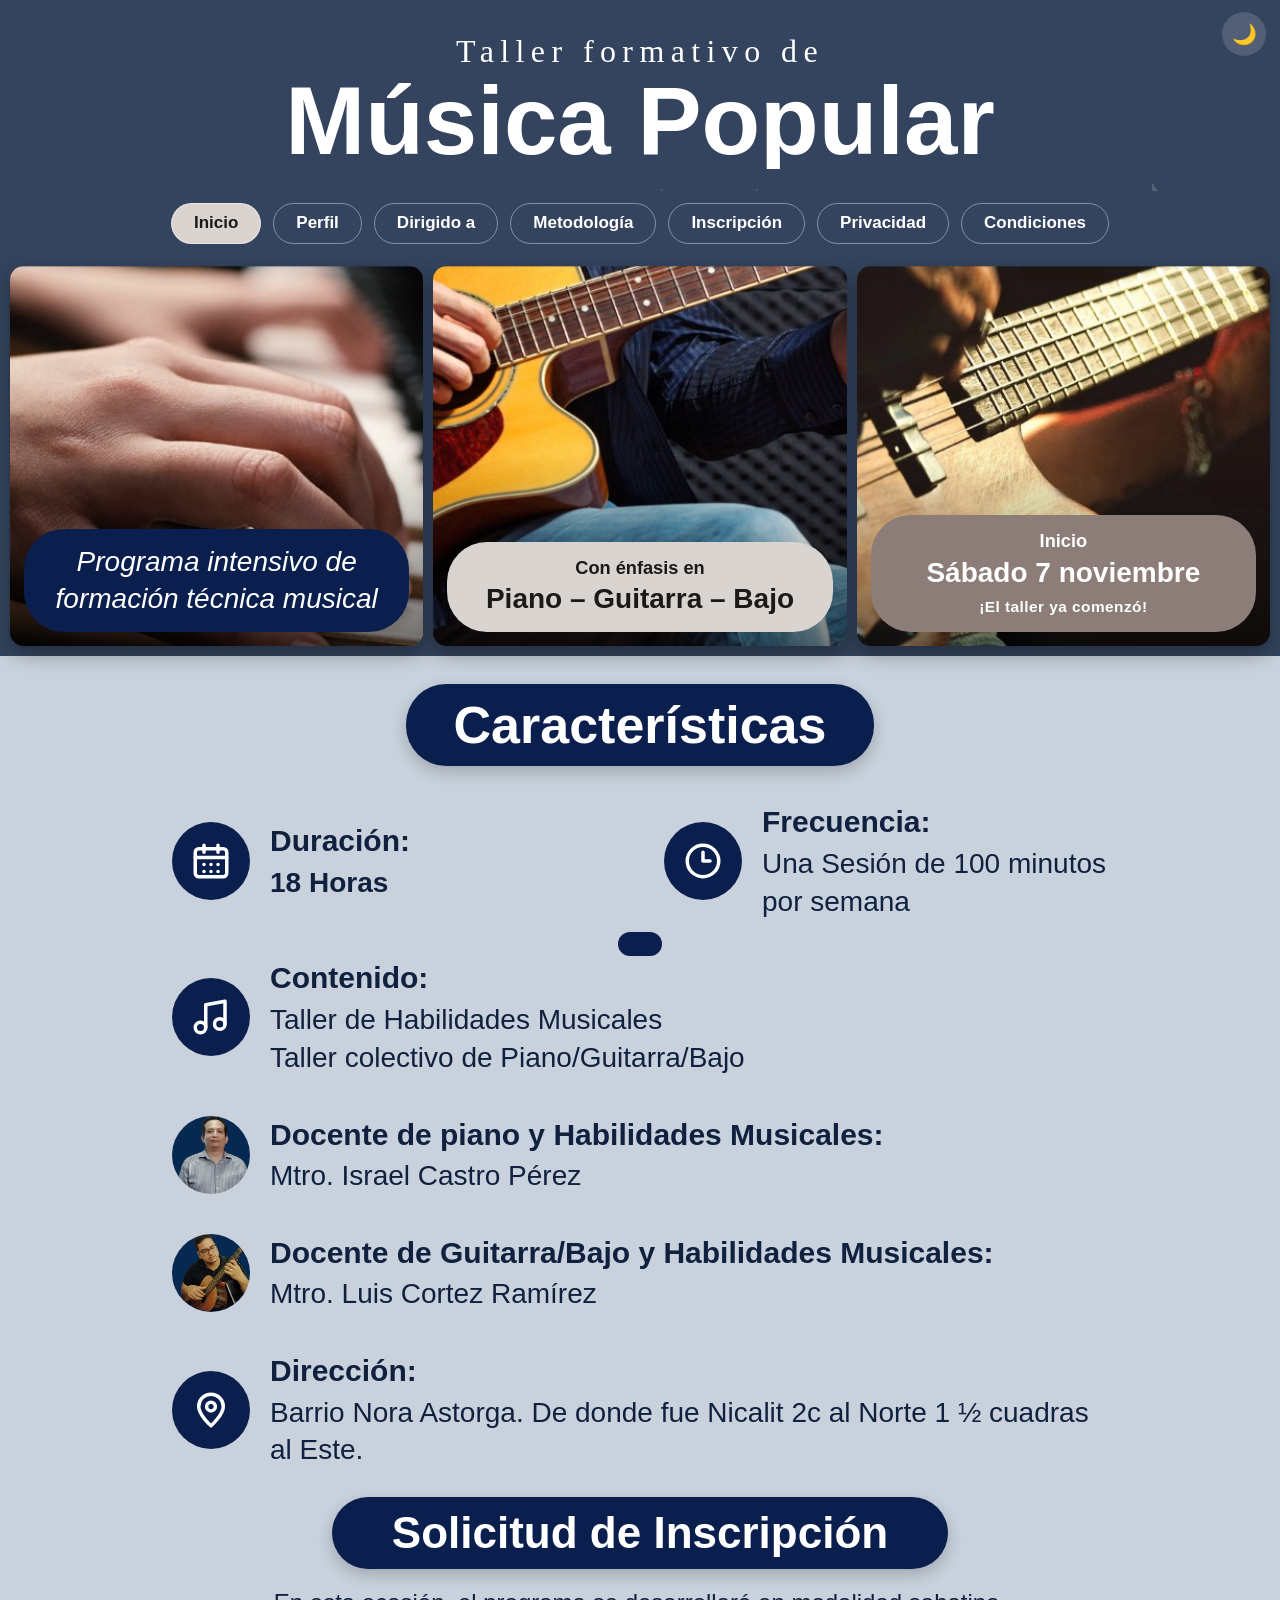
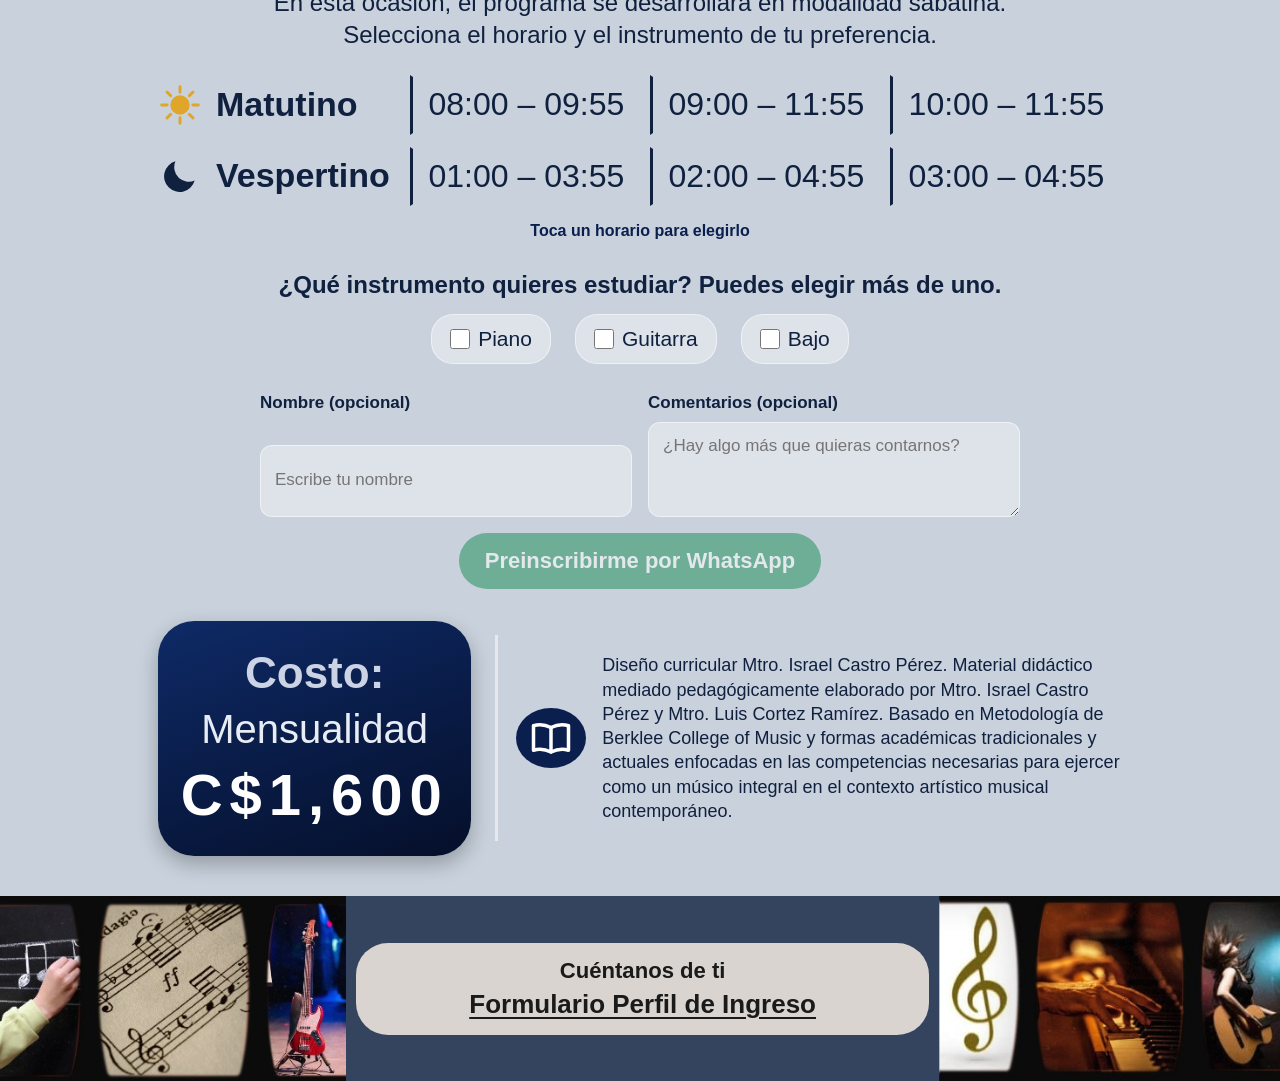
<file: index.html>
<!DOCTYPE html>
<html lang="es">
<head>
<meta charset="utf-8">
<meta name="viewport" content="width=device-width, initial-scale=1, viewport-fit=cover">
<title>Taller formativo de Música Popular</title>
<link rel="stylesheet" href="css/styles.css">
</head>
<body>
<div class="progress"></div>
<button class="theme-btn" aria-label="Cambiar tema">🌙</button>
<header><div class="notes"></div><small>Taller formativo de</small><h1>Música Popular</h1></header>
<nav class="page-nav" aria-label="Navegación principal"><a href="index.html" aria-current="page">Inicio</a><a href="perfil.html">Perfil</a><a href="dirigido-a.html">Dirigido a</a><a href="metodologia.html">Metodología</a><a href="inscripcion.html">Inscripción</a><a href="privacidad.html">Privacidad</a><a href="condiciones.html">Condiciones</a></nav>
<section class="hero">
<figure><img src="img/piano.jpg" alt="Manos tocando el piano"><div class="badge b1">Programa intensivo de formación técnica musical</div></figure>
<figure><img src="img/guitarra.jpg" alt="Guitarrista"><div class="badge b2"><span>Con énfasis en</span>Piano – Guitarra – Bajo</div></figure>
<figure><img src="img/bajo.jpg" alt="Bajo eléctrico"><div class="badge b3"><span>Inicio</span>Sábado 7 noviembre<div class="countdown" id="countdown"></div></div></figure>
</section>
<main>
<div class="title reveal">Características</div>
<div class="two">
<div class="row reveal"><div class="ic"><svg viewBox="0 0 24 24"><rect x="3" y="5" width="18" height="16" rx="2"/><path d="M8 3v4M16 3v4M3 10h18M8 14h.01M12 14h.01M16 14h.01M8 18h.01M12 18h.01M16 18h.01"/></svg></div><div><h3>Duración:</h3><p><b>18 Horas</b></p></div></div>
<div class="row reveal"><div class="ic"><svg viewBox="0 0 24 24"><circle cx="12" cy="12" r="9"/><path d="M12 7v5h4"/></svg></div><div><h3>Frecuencia:</h3><p>Una Sesión de 100 minutos por semana</p></div></div>
</div>
<div class="row reveal"><div class="ic"><svg viewBox="0 0 24 24"><path d="M9 18V5l11-2v13"/><circle cx="6" cy="18" r="3"/><circle cx="17" cy="16" r="3"/></svg></div><div><h3>Contenido:</h3><p>Taller de Habilidades Musicales<br>Taller colectivo de Piano/Guitarra/Bajo</p></div></div>
<div class="row reveal"><div class="ic"><img src="img/israel.jpg" alt="Mtro. Israel Castro Pérez"></div><div><h3>Docente de piano y Habilidades Musicales:</h3><p>Mtro. Israel Castro Pérez</p></div></div>
<div class="row reveal"><div class="ic"><img src="img/luis.jpg" alt="Mtro. Luis Cortez Ramírez"></div><div><h3>Docente de Guitarra/Bajo y Habilidades Musicales:</h3><p>Mtro. Luis Cortez Ramírez</p></div></div>
<div class="row reveal" id="dir" data-text="Barrio Nora Astorga. De donde fue Nicalit 2c al Norte 1 ½ cuadras al Este." style="cursor:pointer" title="Clic para copiar"><div class="ic"><svg viewBox="0 0 24 24"><path d="M12 21s-7-6.2-7-11a7 7 0 0114 0c0 4.8-7 11-7 11z"/><circle cx="12" cy="10" r="2.5"/></svg></div><div><h3>Dirección:</h3><p>Barrio Nora Astorga. De donde fue Nicalit 2c al Norte 1 ½ cuadras al Este.</p></div></div>

<div class="mod reveal">Solicitud de Inscripción</div>
<p class="enrollment-intro">En esta ocasión, el programa se desarrollará en modalidad sabatina. Selecciona el horario y el instrumento de tu preferencia.</p>
<div class="sched reveal">
<div class="lab"><svg class="sun" viewBox="0 0 24 24" fill="none" stroke="currentColor" stroke-width="1.6" stroke-linecap="round"><circle cx="12" cy="12" r="4.5" fill="currentColor"/><path d="M12 2v3M12 19v3M2 12h3M19 12h3M4.9 4.9l2 2M17.1 17.1l2 2M19.1 4.9l-2 2M6.9 17.1l-2 2"/></svg>Matutino</div>
<div class="slots"><button data-turno="Matutino">08:00 – 09:55</button><button data-turno="Matutino">09:00 – 11:55</button><button data-turno="Matutino">10:00 – 11:55</button></div>
<div class="lab"><svg viewBox="0 0 24 24" fill="currentColor"><path d="M20 14.5A8 8 0 019.5 4a8.5 8.5 0 1010.5 10.5z"/></svg>Vespertino</div>
<div class="slots"><button data-turno="Vespertino">01:00 – 03:55</button><button data-turno="Vespertino">02:00 – 04:55</button><button data-turno="Vespertino">03:00 – 04:55</button></div>
</div>
<div class="pick" aria-live="polite">Toca un horario para elegirlo</div>
<fieldset class="instrument-picker">
<legend>¿Qué instrumento quieres estudiar? Puedes elegir más de uno.</legend>
<label><input type="checkbox" name="instrumento" value="Piano"> Piano</label>
<label><input type="checkbox" name="instrumento" value="Guitarra"> Guitarra</label>
<label><input type="checkbox" name="instrumento" value="Bajo"> Bajo</label>
</fieldset>
<div class="enrollment-fields">
<label>Nombre (opcional)<input type="text" name="nombre" autocomplete="name" placeholder="Escribe tu nombre"></label>
<label>Comentarios (opcional)<textarea name="comentarios" rows="3" placeholder="¿Hay algo más que quieras contarnos?"></textarea></label>
</div>
<div class="pre-enroll"><button id="pre-enroll" type="button" disabled>Preinscribirme por WhatsApp</button></div>

<div class="bottom reveal">
<div class="cost"><b>Costo:</b><em>Mensualidad</em><strong>C$1,600</strong></div>
<div class="note"><div class="ic"><svg viewBox="0 0 24 24"><path d="M2 5c3-1 6-1 10 1 4-2 7-2 10-1v14c-3-1-6-1-10 1-4-2-7-2-10-1z"/><path d="M12 6v14"/></svg></div><p>Diseño curricular Mtro. Israel Castro Pérez. Material didáctico mediado pedagógicamente elaborado por Mtro. Israel Castro Pérez y Mtro. Luis Cortez Ramírez. Basado en Metodología de Berklee College of Music y formas académicas tradicionales y actuales enfocadas en las competencias necesarias para ejercer como un músico integral en el contexto artístico musical contemporáneo.</p></div>
</div>
</main>
<footer><img src="img/tira-izq.jpg" alt=""><div class="dir"><span>Cuéntanos de ti</span><a href="https://forms.gle/dQUJXf1gVfg4okbL8" target="_blank" rel="noopener noreferrer">Formulario Perfil de Ingreso</a></div><img src="img/tira-der.jpg" alt=""></footer>
<div class="toast" role="status"></div>
<script src="js/main.js"></script>
</body>
</html>
</file>
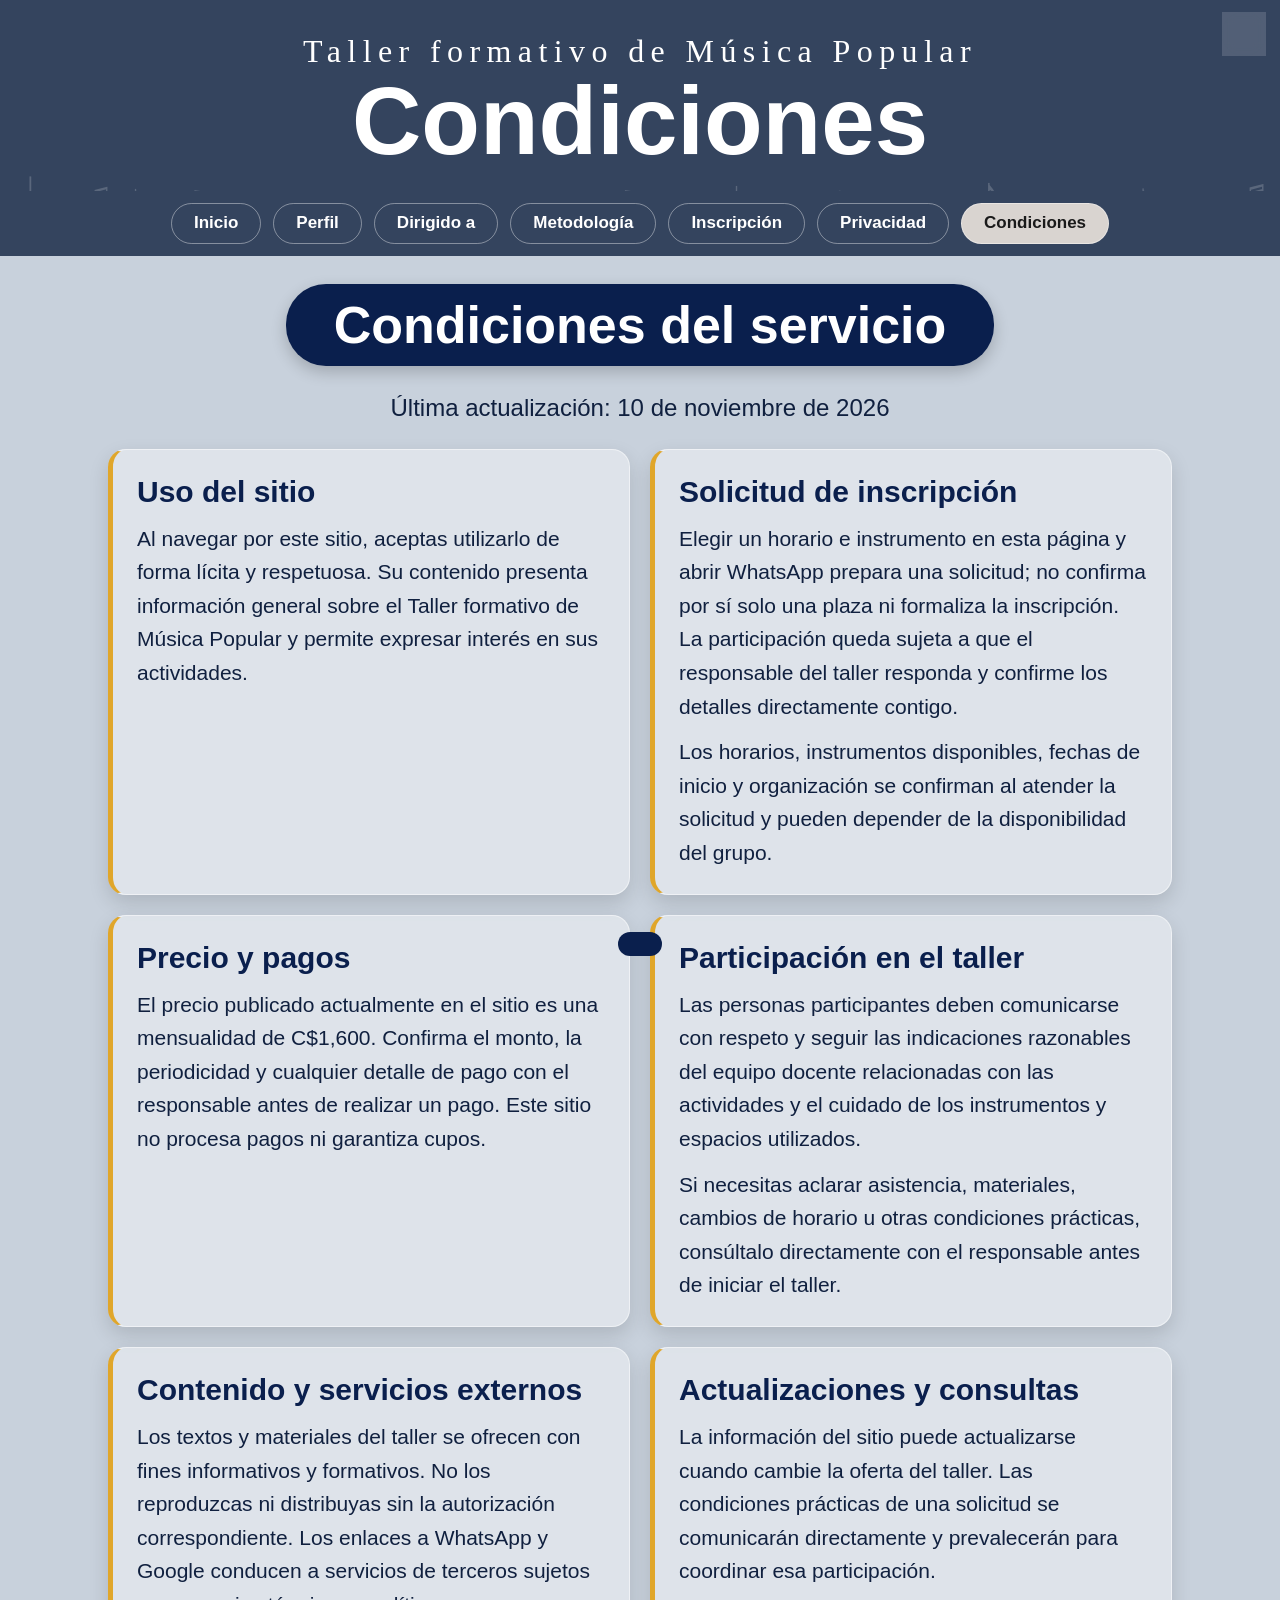
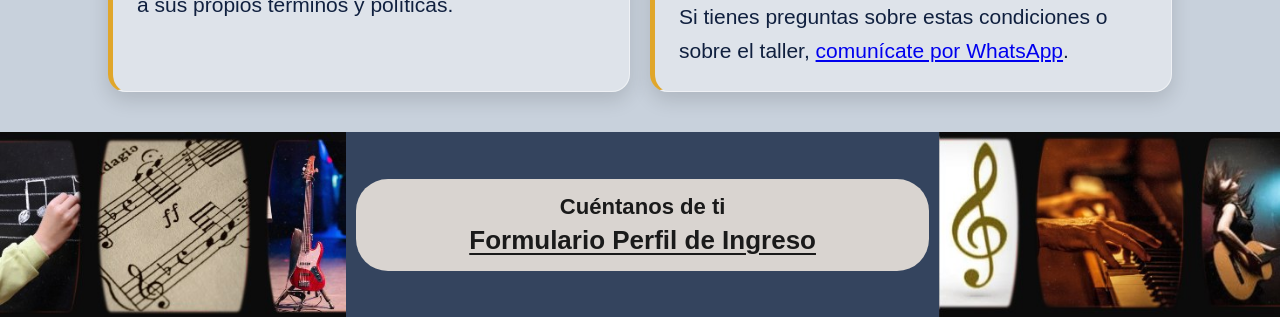
<file: condiciones.html>
<!DOCTYPE html>
<html lang="es">
<head>
<meta charset="utf-8">
<meta name="viewport" content="width=device-width, initial-scale=1, viewport-fit=cover">
<meta name="description" content="Condiciones para utilizar el sitio y solicitar inscripción al Taller formativo de Música Popular.">
<title>Condiciones del servicio | Taller formativo de Música Popular</title>
<link rel="stylesheet" href="css/styles.css">
</head>
<body>
<div class="progress"></div>
<button class="theme-btn" aria-label="Cambiar tema">🌙</button>
<header><div class="notes"></div><small>Taller formativo de Música Popular</small><h1>Condiciones</h1></header>
<nav class="page-nav" aria-label="Navegación principal"><a href="index.html">Inicio</a><a href="perfil.html">Perfil</a><a href="dirigido-a.html">Dirigido a</a><a href="metodologia.html">Metodología</a><a href="inscripcion.html">Inscripción</a><a href="privacidad.html">Privacidad</a><a href="condiciones.html" aria-current="page">Condiciones</a></nav>
<main class="method-main">
<div class="title reveal">Condiciones del servicio</div>
<p class="enrollment-intro">Última actualización: 10 de noviembre de 2026</p>
<section class="method-grid" aria-label="Condiciones del servicio">
<article class="method-card reveal">
<h2>Uso del sitio</h2>
<p>Al navegar por este sitio, aceptas utilizarlo de forma lícita y respetuosa. Su contenido presenta información general sobre el Taller formativo de Música Popular y permite expresar interés en sus actividades.</p>
</article>
<article class="method-card reveal">
<h2>Solicitud de inscripción</h2>
<p>Elegir un horario e instrumento en esta página y abrir WhatsApp prepara una solicitud; no confirma por sí solo una plaza ni formaliza la inscripción. La participación queda sujeta a que el responsable del taller responda y confirme los detalles directamente contigo.</p>
<p>Los horarios, instrumentos disponibles, fechas de inicio y organización se confirman al atender la solicitud y pueden depender de la disponibilidad del grupo.</p>
</article>
<article class="method-card reveal">
<h2>Precio y pagos</h2>
<p>El precio publicado actualmente en el sitio es una mensualidad de C$1,600. Confirma el monto, la periodicidad y cualquier detalle de pago con el responsable antes de realizar un pago. Este sitio no procesa pagos ni garantiza cupos.</p>
</article>
<article class="method-card reveal">
<h2>Participación en el taller</h2>
<p>Las personas participantes deben comunicarse con respeto y seguir las indicaciones razonables del equipo docente relacionadas con las actividades y el cuidado de los instrumentos y espacios utilizados.</p>
<p>Si necesitas aclarar asistencia, materiales, cambios de horario u otras condiciones prácticas, consúltalo directamente con el responsable antes de iniciar el taller.</p>
</article>
<article class="method-card reveal">
<h2>Contenido y servicios externos</h2>
<p>Los textos y materiales del taller se ofrecen con fines informativos y formativos. No los reproduzcas ni distribuyas sin la autorización correspondiente. Los enlaces a WhatsApp y Google conducen a servicios de terceros sujetos a sus propios términos y políticas.</p>
</article>
<article class="method-card reveal">
<h2>Actualizaciones y consultas</h2>
<p>La información del sitio puede actualizarse cuando cambie la oferta del taller. Las condiciones prácticas de una solicitud se comunicarán directamente y prevalecerán para coordinar esa participación.</p>
<p>Si tienes preguntas sobre estas condiciones o sobre el taller, <a href="https://wa.me/50588818170" target="_blank" rel="noopener noreferrer">comunícate por WhatsApp</a>.</p>
</article>
</section>
</main>
<footer><img src="img/tira-izq.jpg" alt=""><div class="dir"><span>Cuéntanos de ti</span><a href="https://forms.gle/dQUJXf1gVfg4okbL8" target="_blank" rel="noopener noreferrer">Formulario Perfil de Ingreso</a></div><img src="img/tira-der.jpg" alt=""></footer>
<div class="toast" role="status"></div>
<script src="js/main.js"></script>
</body>
</html>
</file>
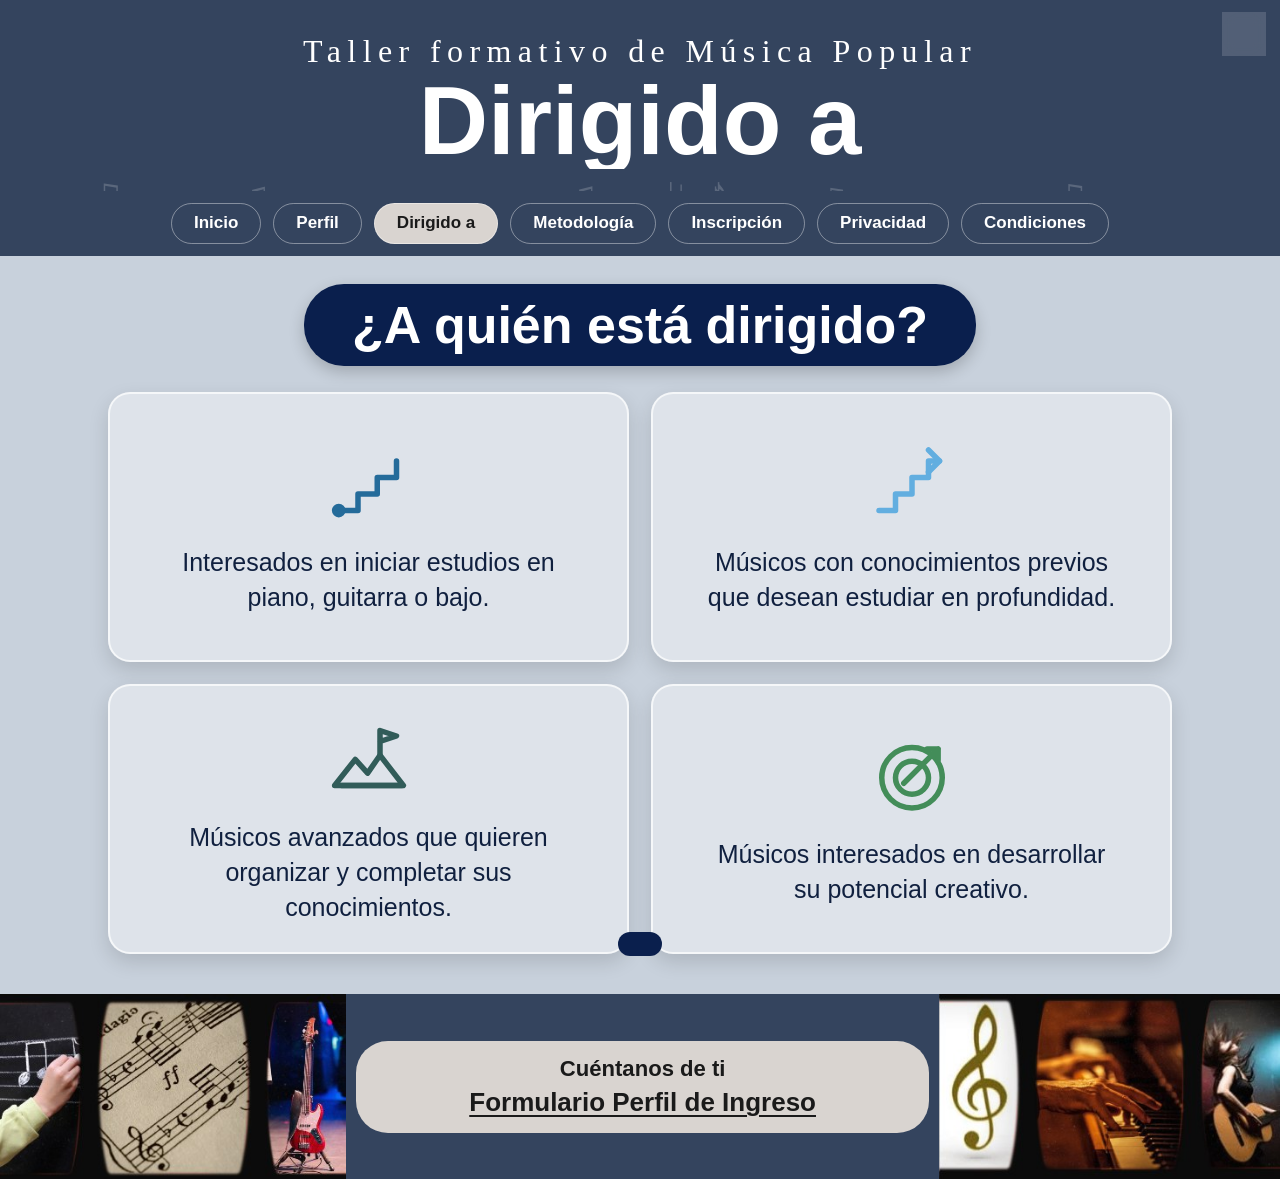
<file: dirigido-a.html>
<!DOCTYPE html>
<html lang="es">
<head>
<meta charset="utf-8">
<meta name="viewport" content="width=device-width, initial-scale=1, viewport-fit=cover">
<title>Dirigido a | Taller formativo de Música Popular</title>
<link rel="stylesheet" href="css/styles.css">
</head>
<body>
<div class="progress"></div>
<button class="theme-btn" aria-label="Cambiar tema">🌙</button>
<header><div class="notes"></div><small>Taller formativo de Música Popular</small><h1>Dirigido a</h1></header>
<nav class="page-nav" aria-label="Navegación principal"><a href="index.html">Inicio</a><a href="perfil.html">Perfil</a><a href="dirigido-a.html" aria-current="page">Dirigido a</a><a href="metodologia.html">Metodología</a><a href="inscripcion.html">Inscripción</a><a href="privacidad.html">Privacidad</a><a href="condiciones.html">Condiciones</a></nav>
<main class="audience-main">
<div class="title reveal">¿A quién está dirigido?</div>
<section class="audience-grid" aria-label="Personas a quienes está dirigido el taller">
<article class="audience-card audience-bass reveal">
<div class="audience-icon" aria-hidden="true"><svg viewBox="0 0 64 64"><path d="M10 52h14V40h14V28h14V16"/><circle cx="10" cy="52" r="3"/></svg></div>
<p>Interesados en iniciar estudios en piano, guitarra o bajo.</p>
</article>
<article class="audience-card audience-notes reveal">
<div class="audience-icon" aria-hidden="true"><svg viewBox="0 0 64 64"><path d="M8 52h12V40h12V28h12V16h8"/><path d="m44 8 8 8-8 8"/></svg></div>
<p>Músicos con conocimientos previos que desean estudiar en profundidad.</p>
</article>
<article class="audience-card audience-books reveal">
<div class="audience-icon" aria-hidden="true"><svg viewBox="0 0 64 64"><path d="m7 52 15-19 9 10 9-13 17 22H7z"/><path d="M40 30V12l12 4-12 4"/><path d="M12 52h44"/></svg></div>
<p>Músicos avanzados que quieren organizar y completar sus conocimientos.</p>
</article>
<article class="audience-card audience-guitar reveal">
<div class="audience-icon" aria-hidden="true"><svg viewBox="0 0 64 64"><circle cx="32" cy="34" r="22"/><circle cx="32" cy="34" r="12"/><path d="m26 38 25-25m-8 0h8v8"/></svg></div>
<p>Músicos interesados en desarrollar su potencial creativo.</p>
</article>
</section>
</main>
<footer><img src="img/tira-izq.jpg" alt=""><div class="dir"><span>Cuéntanos de ti</span><a href="https://forms.gle/dQUJXf1gVfg4okbL8" target="_blank" rel="noopener noreferrer">Formulario Perfil de Ingreso</a></div><img src="img/tira-der.jpg" alt=""></footer>
<div class="toast" role="status"></div>
<script src="js/main.js"></script>
</body>
</html>
</file>
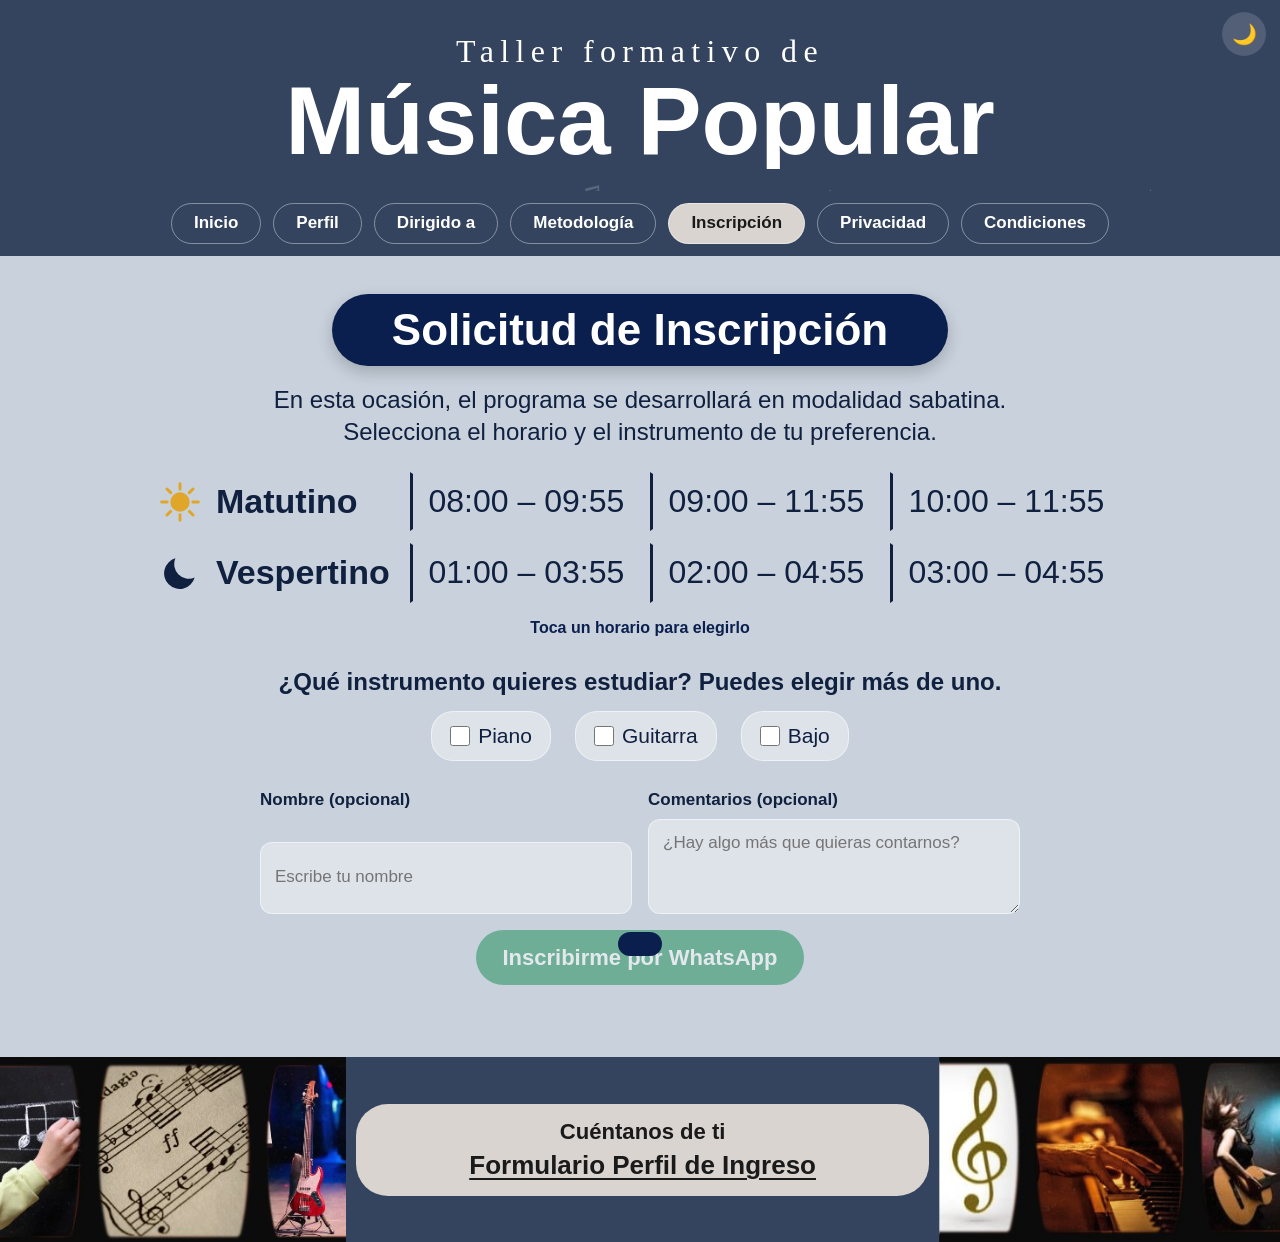
<file: inscripcion.html>
<!DOCTYPE html>
<html lang="es">
<head>
<meta charset="utf-8">
<meta name="viewport" content="width=device-width, initial-scale=1, viewport-fit=cover">
<meta name="description" content="Formulario de inscripción al Taller formativo de Música Popular.">
<title>Solicitud de Inscripción | Taller formativo de Música Popular</title>
<link rel="stylesheet" href="css/styles.css">
</head>
<body>
<div class="progress"></div>
<button class="theme-btn" aria-label="Cambiar tema">🌙</button>
<header><div class="notes"></div><small>Taller formativo de</small><h1>Música Popular</h1></header>
<nav class="page-nav" aria-label="Navegación principal"><a href="index.html">Inicio</a><a href="perfil.html">Perfil</a><a href="dirigido-a.html">Dirigido a</a><a href="metodologia.html">Metodología</a><a href="inscripcion.html" aria-current="page">Inscripción</a><a href="privacidad.html">Privacidad</a><a href="condiciones.html">Condiciones</a></nav>
<main>
<h1 class="mod">Solicitud de Inscripción</h1>
<p class="enrollment-intro">En esta ocasión, el programa se desarrollará en modalidad sabatina. Selecciona el horario y el instrumento de tu preferencia.</p>
<form aria-label="Formulario de inscripción">
<div class="sched">
<div class="lab"><svg class="sun" viewBox="0 0 24 24" fill="none" stroke="currentColor" stroke-width="1.6" stroke-linecap="round" aria-hidden="true"><circle cx="12" cy="12" r="4.5" fill="currentColor"/><path d="M12 2v3M12 19v3M2 12h3M19 12h3M4.9 4.9l2 2M17.1 17.1l2 2M19.1 4.9l-2 2M6.9 17.1l-2 2"/></svg>Matutino</div>
<div class="slots"><button type="button" data-turno="Matutino">08:00 – 09:55</button><button type="button" data-turno="Matutino">09:00 – 11:55</button><button type="button" data-turno="Matutino">10:00 – 11:55</button></div>
<div class="lab"><svg viewBox="0 0 24 24" fill="currentColor" aria-hidden="true"><path d="M20 14.5A8 8 0 019.5 4a8.5 8.5 0 1010.5 10.5z"/></svg>Vespertino</div>
<div class="slots"><button type="button" data-turno="Vespertino">01:00 – 03:55</button><button type="button" data-turno="Vespertino">02:00 – 04:55</button><button type="button" data-turno="Vespertino">03:00 – 04:55</button></div>
</div>
<div class="pick" aria-live="polite">Toca un horario para elegirlo</div>
<fieldset class="instrument-picker">
<legend>¿Qué instrumento quieres estudiar? Puedes elegir más de uno.</legend>
<label><input type="checkbox" name="instrumento" value="Piano"> Piano</label>
<label><input type="checkbox" name="instrumento" value="Guitarra"> Guitarra</label>
<label><input type="checkbox" name="instrumento" value="Bajo"> Bajo</label>
</fieldset>
<div class="enrollment-fields">
<label>Nombre (opcional)<input type="text" name="nombre" autocomplete="name" placeholder="Escribe tu nombre"></label>
<label>Comentarios (opcional)<textarea name="comentarios" rows="3" placeholder="¿Hay algo más que quieras contarnos?"></textarea></label>
</div>
<div class="pre-enroll"><button id="pre-enroll" type="button" disabled>Inscribirme por WhatsApp</button></div>
</form>
</main>
<footer><img src="img/tira-izq.jpg" alt=""><div class="dir"><span>Cuéntanos de ti</span><a href="https://forms.gle/dQUJXf1gVfg4okbL8" target="_blank" rel="noopener noreferrer">Formulario Perfil de Ingreso</a></div><img src="img/tira-der.jpg" alt=""></footer>
<div class="toast" role="status"></div>
<script src="js/main.js"></script>
</body>
</html>
</file>
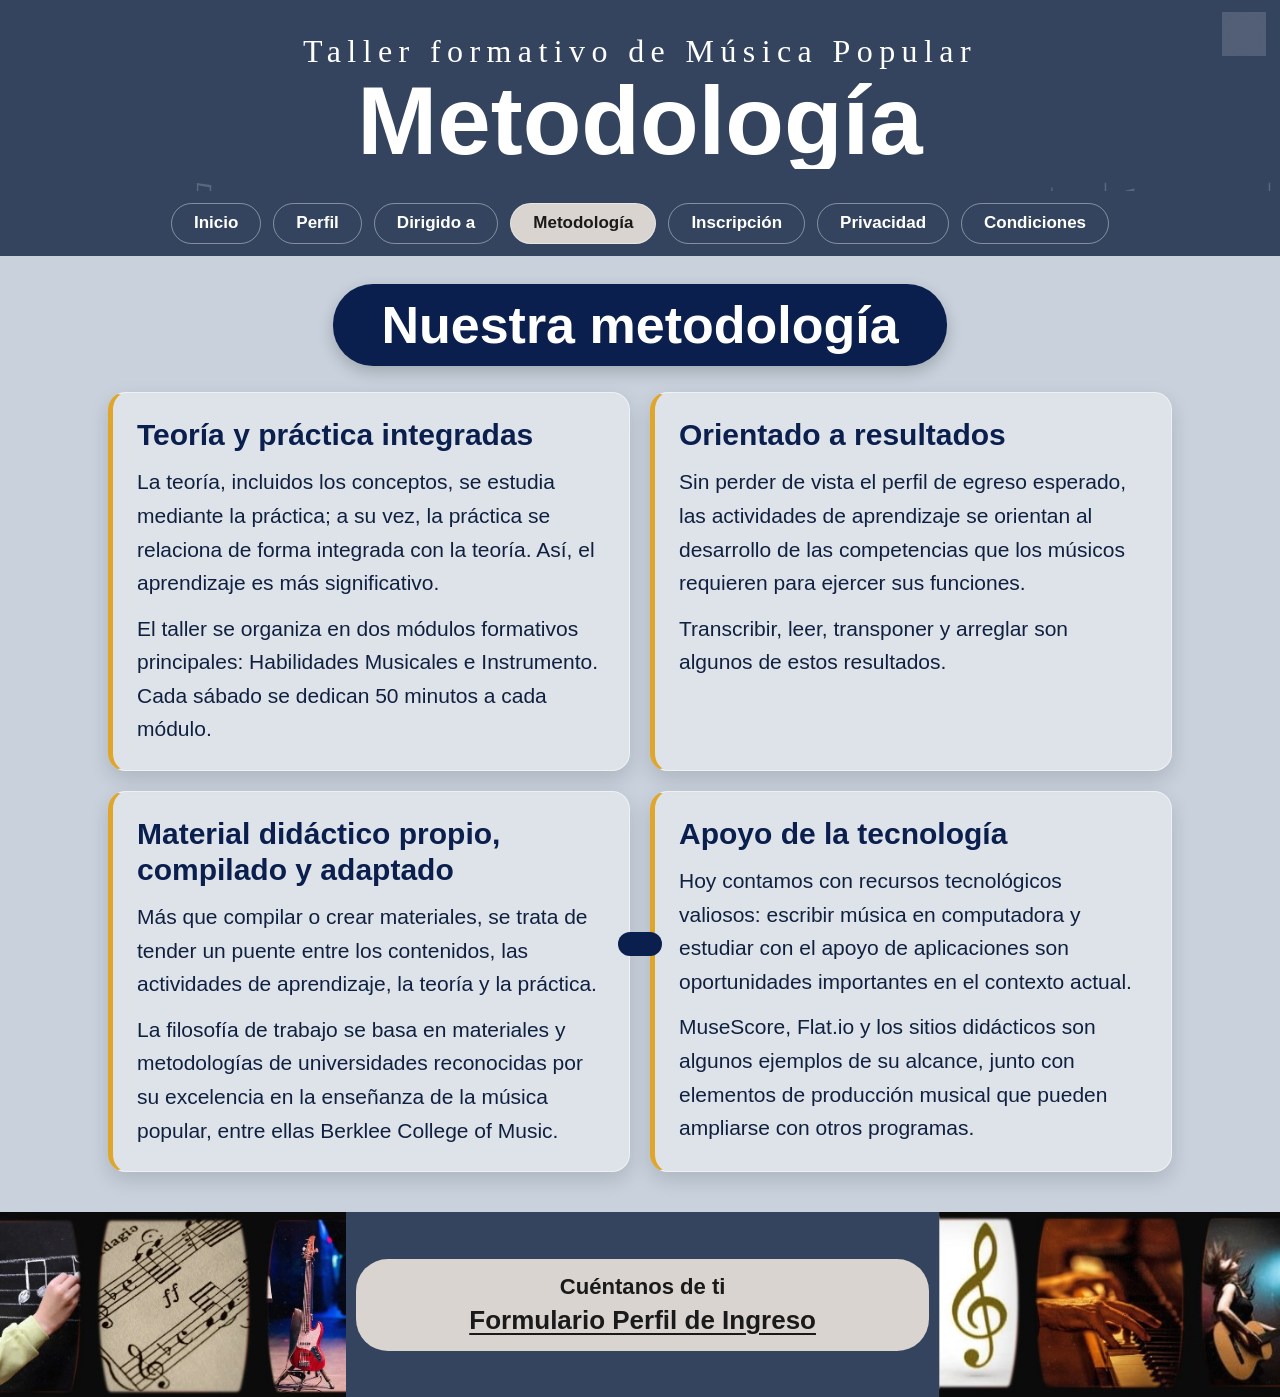
<file: metodologia.html>
<!DOCTYPE html>
<html lang="es">
<head>
<meta charset="utf-8">
<meta name="viewport" content="width=device-width, initial-scale=1, viewport-fit=cover">
<title>Metodología | Taller formativo de Música Popular</title>
<link rel="stylesheet" href="css/styles.css">
</head>
<body>
<div class="progress"></div>
<button class="theme-btn" aria-label="Cambiar tema">🌙</button>
<header><div class="notes"></div><small>Taller formativo de Música Popular</small><h1>Metodología</h1></header>
<nav class="page-nav" aria-label="Navegación principal"><a href="index.html">Inicio</a><a href="perfil.html">Perfil</a><a href="dirigido-a.html">Dirigido a</a><a href="metodologia.html" aria-current="page">Metodología</a><a href="inscripcion.html">Inscripción</a><a href="privacidad.html">Privacidad</a><a href="condiciones.html">Condiciones</a></nav>
<main class="method-main">
<div class="title reveal">Nuestra metodología</div>
<section class="method-grid" aria-label="Principios metodológicos">
<article class="method-card reveal">
<h2>Teoría y práctica integradas</h2>
<p>La teoría, incluidos los conceptos, se estudia mediante la práctica; a su vez, la práctica se relaciona de forma integrada con la teoría. Así, el aprendizaje es más significativo.</p>
<p>El taller se organiza en dos módulos formativos principales: Habilidades Musicales e Instrumento. Cada sábado se dedican 50 minutos a cada módulo.</p>
</article>
<article class="method-card reveal">
<h2>Orientado a resultados</h2>
<p>Sin perder de vista el perfil de egreso esperado, las actividades de aprendizaje se orientan al desarrollo de las competencias que los músicos requieren para ejercer sus funciones.</p>
<p>Transcribir, leer, transponer y arreglar son algunos de estos resultados.</p>
</article>
<article class="method-card reveal">
<h2>Material didáctico propio, compilado y adaptado</h2>
<p>Más que compilar o crear materiales, se trata de tender un puente entre los contenidos, las actividades de aprendizaje, la teoría y la práctica.</p>
<p>La filosofía de trabajo se basa en materiales y metodologías de universidades reconocidas por su excelencia en la enseñanza de la música popular, entre ellas Berklee College of Music.</p>
</article>
<article class="method-card reveal">
<h2>Apoyo de la tecnología</h2>
<p>Hoy contamos con recursos tecnológicos valiosos: escribir música en computadora y estudiar con el apoyo de aplicaciones son oportunidades importantes en el contexto actual.</p>
<p>MuseScore, Flat.io y los sitios didácticos son algunos ejemplos de su alcance, junto con elementos de producción musical que pueden ampliarse con otros programas.</p>
</article>
</section>
</main>
<footer><img src="img/tira-izq.jpg" alt=""><div class="dir"><span>Cuéntanos de ti</span><a href="https://forms.gle/dQUJXf1gVfg4okbL8" target="_blank" rel="noopener noreferrer">Formulario Perfil de Ingreso</a></div><img src="img/tira-der.jpg" alt=""></footer>
<div class="toast" role="status"></div>
<script src="js/main.js"></script>
</body>
</html>
</file>
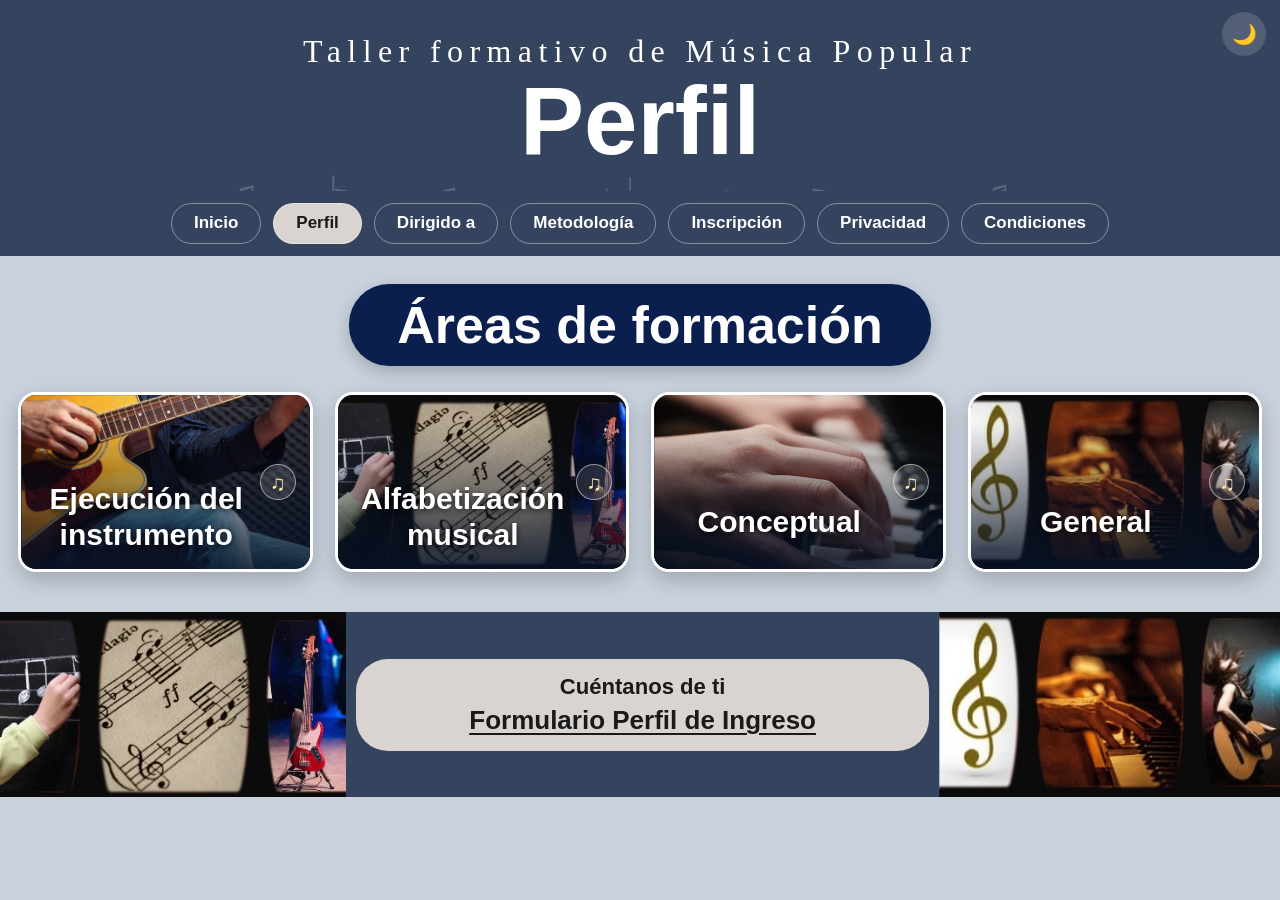
<file: perfil.html>
<!DOCTYPE html>
<html lang="es">
<head>
<meta charset="utf-8">
<meta name="viewport" content="width=device-width, initial-scale=1, viewport-fit=cover">
<title>Perfil | Taller formativo de Música Popular</title>
<link rel="stylesheet" href="css/styles.css">
</head>
<body>
<div class="progress"></div>
<button class="theme-btn" aria-label="Cambiar tema">🌙</button>
<header><div class="notes"></div><small>Taller formativo de Música Popular</small><h1>Perfil</h1></header>
<nav class="page-nav" aria-label="Navegación principal"><a href="index.html">Inicio</a><a href="perfil.html" aria-current="page">Perfil</a><a href="dirigido-a.html">Dirigido a</a><a href="metodologia.html">Metodología</a><a href="inscripcion.html">Inscripción</a><a href="privacidad.html">Privacidad</a><a href="condiciones.html">Condiciones</a></nav>
<main class="profile-main">
<div class="title reveal">Áreas de formación</div>
<div class="profile-grid">
<details class="profile-area reveal">
<summary><img class="profile-cover-image" src="img/guitarra.jpg" alt="Músico practicando guitarra"><h2>Ejecución del instrumento</h2></summary>
<div class="profile-submenu">
<button class="profile-item" type="button" data-description="Trabaja las orientaciones referidas a la fisiología y la relajación que permiten desarrollar agilidad sin producir daños en tendones o articulaciones, logrando un sonido excelente y preciso." aria-haspopup="dialog">Técnica</button>
<button class="profile-item" type="button" data-description="Consiste en una selección de canciones u obras a montar que se organizan de acuerdo con la curva de aprendizaje natural individual y considerando los intereses del estudiante." aria-haspopup="dialog">Repertorio</button>
<button class="profile-item" type="button" data-description="Se trata de abarcar distintos géneros y formas de ejecutar el instrumento para tener la base suficiente para incorporarse en cualquier repertorio." aria-haspopup="dialog">Estilos</button>
</div>
</details>
<details class="profile-area reveal">
<summary><img class="profile-cover-image" src="img/tira-izq.jpg" alt="Estudio de notas y partituras musicales"><h2>Alfabetización musical</h2></summary>
<div class="profile-submenu">
<button class="profile-item" type="button" data-description="Consiste en desarrollar la habilidad de tocar canciones utilizando como fuente de información el sistema de notación propio de la música popular, como es el formato de Chart o Lead Sheet." aria-haspopup="dialog">Lectura de Charts</button>
<button class="profile-item" type="button" data-description="También se trabaja la habilidad de leer partituras y notas en pentagrama, que también se utilizan en algunos repertorios y contextos de la música popular, así como porque se integran en los Charts para detallar elementos obligatorios en la ejecución." aria-haspopup="dialog">Lectura de Partituras</button>
<button class="profile-item" type="button" data-description="Es importante también desarrollar la habilidad de transcribir música en formato de Charts y poder construirlos, ya sea a mano o con la utilización de computadoras o celulares." aria-haspopup="dialog">Escritura de Charts</button>
<button class="profile-item" type="button" data-description="También es importante, además de leer, desarrollar la habilidad de escribir melodías y armonías en el formato de notación musical universalmente asumido. Se trabaja este componente en clase y con ayuda de la tecnología." aria-haspopup="dialog">Escritura de Pentagrama</button>
</div>
</details>
<details class="profile-area reveal">
<summary><img class="profile-cover-image" src="img/piano.jpg" alt="Manos practicando piano"><h2>Conceptual</h2></summary>
<div class="profile-submenu">
<button class="profile-item" type="button" data-description="Consiste en desarrollar la habilidad de comprender lo que ocurre en una melodía desde el punto de vista de los intervalos, lo tonal, lo morfológico y lo armónico." aria-haspopup="dialog">Análisis melódico</button>
<button class="profile-item" type="button" data-description="Tiene una relación biunívoca con el análisis melódico y consiste en comprender el contexto armónico primario o secundario de una canción." aria-haspopup="dialog">Análisis armónico</button>
<button class="profile-item" type="button" data-description="La comprensión de los compases simples, compuestos, binarios, ternarios y sus implicaciones en la ejecución y morfología musical se abordan en este componente formativo." aria-haspopup="dialog">Teoría del ritmo</button>
<button class="profile-item" type="button" data-description="Estimula la ejecución de música no solo desde la perspectiva de interpretar el trabajo musical desarrollado por otros, sino también de trascender a la creación de expresión musical propia en forma de composición o arreglo, mediante la integración de los saberes conceptuales y procedimentales adquiridos." aria-haspopup="dialog">Composición y arreglo</button>
</div>
</details>
<details class="profile-area reveal">
<summary><img class="profile-cover-image" src="img/tira-der.jpg" alt="Músicos interpretando sus instrumentos"><h2>General</h2></summary>
<div class="profile-submenu">
<button class="profile-item" type="button" data-description="La importancia de reflexionar acerca de quiénes somos, los principios que dirigen nuestra vida y los fundamentos de una identidad personal sólida y en conexión con la identidad espiritual." aria-haspopup="dialog">Identidad personal</button>
<button class="profile-item" type="button" data-description="Se reflexiona acerca del propósito y origen de nuestra naturaleza espiritual, así como la relevancia de tener presente a Dios en nuestra vida, en todo lo que hacemos y decidimos." aria-haspopup="dialog">Identidad espiritual</button>
<button class="profile-item" type="button" data-description="Se trata de encontrar formas de ayudar a otros desde nuestras posibilidades y capacidades, incentivando la realización de acciones que resignifiquen nuestra propia vida." aria-haspopup="dialog">Servicio</button>
</div>
</details>
</div>
</main>
<dialog class="profile-dialog" aria-labelledby="profile-dialog-title">
<form method="dialog"><button class="profile-dialog-close" aria-label="Cerrar">×</button></form>
<h2 id="profile-dialog-title"></h2>
<p class="profile-dialog-description"></p>
</dialog>
<footer><img src="img/tira-izq.jpg" alt=""><div class="dir"><span>Cuéntanos de ti</span><a href="https://forms.gle/dQUJXf1gVfg4okbL8" target="_blank" rel="noopener noreferrer">Formulario Perfil de Ingreso</a></div><img src="img/tira-der.jpg" alt=""></footer>
<div class="toast" role="status"></div>
<script src="js/main.js"></script>
</body>
</html>
</file>
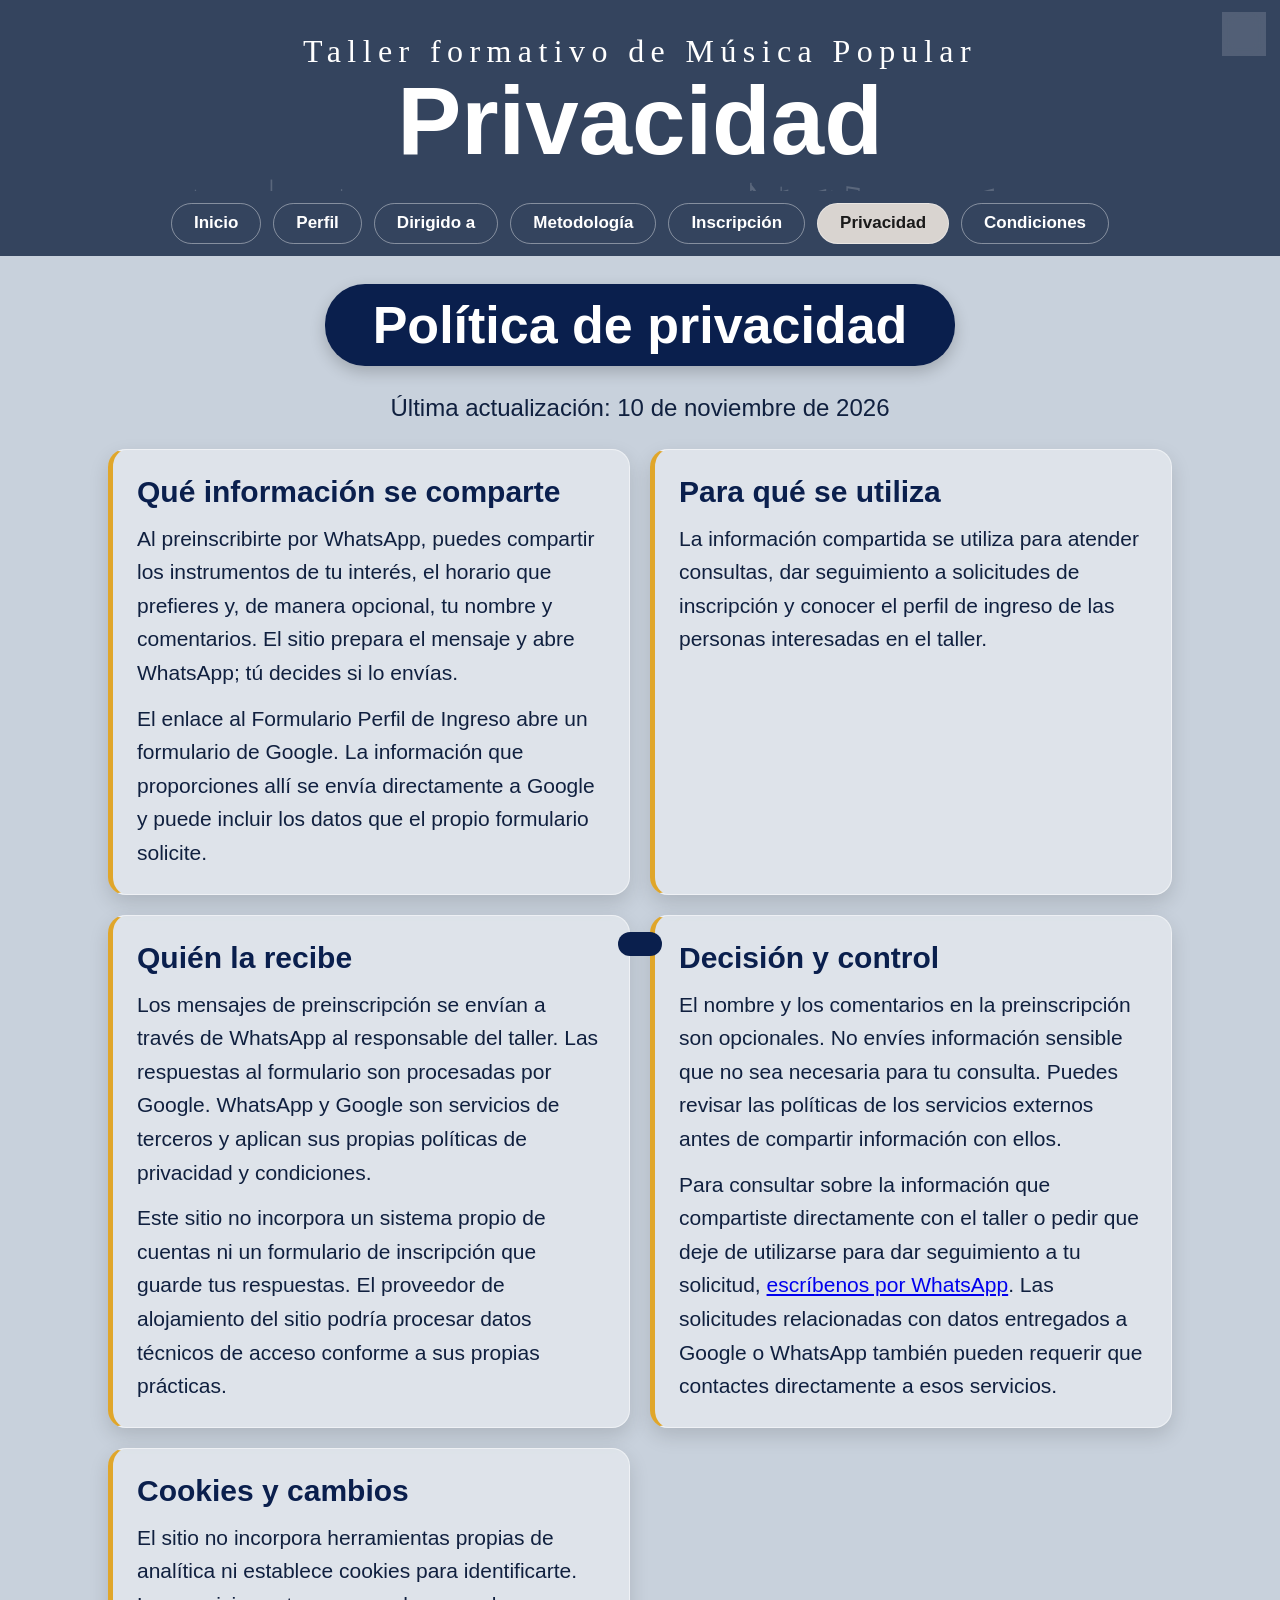
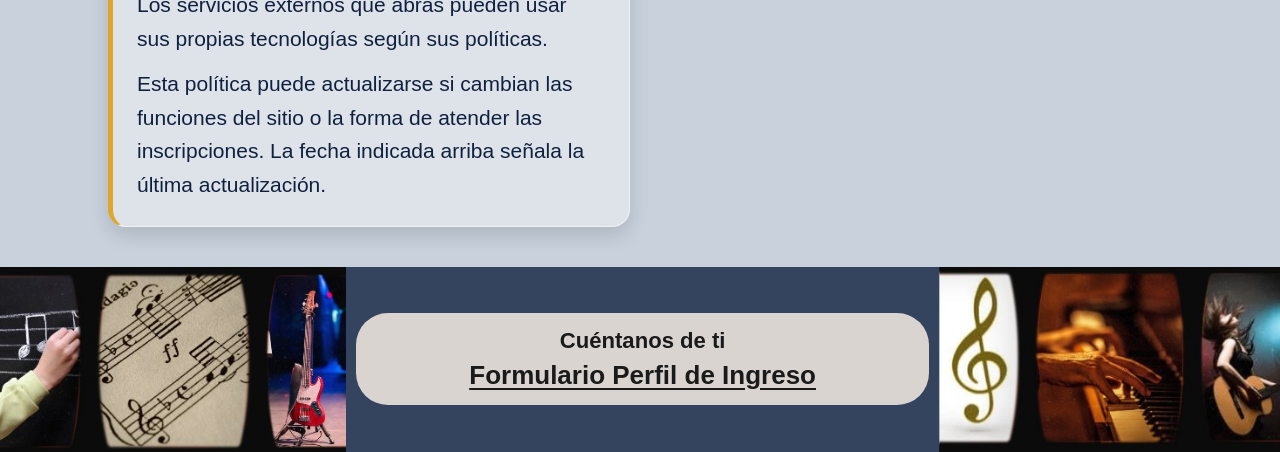
<file: privacidad.html>
<!DOCTYPE html>
<html lang="es">
<head>
<meta charset="utf-8">
<meta name="viewport" content="width=device-width, initial-scale=1, viewport-fit=cover">
<meta name="description" content="Información sobre los datos personales que se comparten al solicitar información o inscribirse en el Taller formativo de Música Popular.">
<title>Política de privacidad | Taller formativo de Música Popular</title>
<link rel="stylesheet" href="css/styles.css">
</head>
<body>
<div class="progress"></div>
<button class="theme-btn" aria-label="Cambiar tema">🌙</button>
<header><div class="notes"></div><small>Taller formativo de Música Popular</small><h1>Privacidad</h1></header>
<nav class="page-nav" aria-label="Navegación principal"><a href="index.html">Inicio</a><a href="perfil.html">Perfil</a><a href="dirigido-a.html">Dirigido a</a><a href="metodologia.html">Metodología</a><a href="inscripcion.html">Inscripción</a><a href="privacidad.html" aria-current="page">Privacidad</a><a href="condiciones.html">Condiciones</a></nav>
<main class="method-main">
<div class="title reveal">Política de privacidad</div>
<p class="enrollment-intro">Última actualización: 10 de noviembre de 2026</p>
<section class="method-grid" aria-label="Política de privacidad">
<article class="method-card reveal">
<h2>Qué información se comparte</h2>
<p>Al preinscribirte por WhatsApp, puedes compartir los instrumentos de tu interés, el horario que prefieres y, de manera opcional, tu nombre y comentarios. El sitio prepara el mensaje y abre WhatsApp; tú decides si lo envías.</p>
<p>El enlace al Formulario Perfil de Ingreso abre un formulario de Google. La información que proporciones allí se envía directamente a Google y puede incluir los datos que el propio formulario solicite.</p>
</article>
<article class="method-card reveal">
<h2>Para qué se utiliza</h2>
<p>La información compartida se utiliza para atender consultas, dar seguimiento a solicitudes de inscripción y conocer el perfil de ingreso de las personas interesadas en el taller.</p>
</article>
<article class="method-card reveal">
<h2>Quién la recibe</h2>
<p>Los mensajes de preinscripción se envían a través de WhatsApp al responsable del taller. Las respuestas al formulario son procesadas por Google. WhatsApp y Google son servicios de terceros y aplican sus propias políticas de privacidad y condiciones.</p>
<p>Este sitio no incorpora un sistema propio de cuentas ni un formulario de inscripción que guarde tus respuestas. El proveedor de alojamiento del sitio podría procesar datos técnicos de acceso conforme a sus propias prácticas.</p>
</article>
<article class="method-card reveal">
<h2>Decisión y control</h2>
<p>El nombre y los comentarios en la preinscripción son opcionales. No envíes información sensible que no sea necesaria para tu consulta. Puedes revisar las políticas de los servicios externos antes de compartir información con ellos.</p>
<p>Para consultar sobre la información que compartiste directamente con el taller o pedir que deje de utilizarse para dar seguimiento a tu solicitud, <a href="https://wa.me/50588818170" target="_blank" rel="noopener noreferrer">escríbenos por WhatsApp</a>. Las solicitudes relacionadas con datos entregados a Google o WhatsApp también pueden requerir que contactes directamente a esos servicios.</p>
</article>
<article class="method-card reveal">
<h2>Cookies y cambios</h2>
<p>El sitio no incorpora herramientas propias de analítica ni establece cookies para identificarte. Los servicios externos que abras pueden usar sus propias tecnologías según sus políticas.</p>
<p>Esta política puede actualizarse si cambian las funciones del sitio o la forma de atender las inscripciones. La fecha indicada arriba señala la última actualización.</p>
</article>
</section>
</main>
<footer><img src="img/tira-izq.jpg" alt=""><div class="dir"><span>Cuéntanos de ti</span><a href="https://forms.gle/dQUJXf1gVfg4okbL8" target="_blank" rel="noopener noreferrer">Formulario Perfil de Ingreso</a></div><img src="img/tira-der.jpg" alt=""></footer>
<div class="toast" role="status"></div>
<script src="js/main.js"></script>
</body>
</html>
</file>
<file: css/styles.css>
:root{--navy:#0a1f4d;--slate:#34445e;--bg:#c8d1dc;--card:#ffffff66;--text:#10203f;--pill:#d9d4d0;--pilltxt:#1a1a1a;--accent:#e0a62a;
box-sizing:border-box;padding-top:env(safe-area-inset-top,0px);padding-bottom:env(safe-area-inset-bottom,0px)}
@media (prefers-color-scheme:dark){:root:not([data-theme="light"]){--bg:#141b2b;--card:#ffffff12;--text:#e8edf5;--pill:#4a4440;--pilltxt:#f4f0ec;--navy:#13306e}}
:root[data-theme="dark"]{--bg:#141b2b;--card:#ffffff12;--text:#e8edf5;--pill:#4a4440;--pilltxt:#f4f0ec;--navy:#13306e}
*{box-sizing:border-box}
html{scroll-behavior:smooth}
body{margin:0;background:var(--bg);color:var(--text);font-family:"Open Sans","Segoe UI",Arial,sans-serif;line-height:1.35;overflow-x:hidden}
.progress{position:fixed;top:0;left:0;height:4px;width:0;background:var(--accent);z-index:50}
.theme-btn{position:fixed;right:14px;top:calc(env(safe-area-inset-top,0px) + 12px);z-index:40;width:44px;height:44px;border-radius:50%;border:0;background:#ffffff26;color:#fff;font-size:20px;cursor:pointer;backdrop-filter:blur(6px);transition:transform .3s}
.theme-btn:hover{transform:rotate(25deg) scale(1.1)}

header{background:var(--slate);color:#fff;text-align:center;padding:30px 16px 22px;position:relative;overflow:hidden}
header small{display:block;font-family:Georgia,serif;letter-spacing:.2em;font-size:clamp(18px,3vw,32px);font-weight:300}
header h1{margin:0;font-size:clamp(42px,9vw,96px);line-height:1;font-weight:800;background:linear-gradient(90deg,#fff,#fff 40%,#ffe9b0 50%,#fff 60%,#fff);background-size:250% 100%;-webkit-background-clip:text;background-clip:text;color:transparent;animation:shine 6s linear infinite}
@keyframes shine{from{background-position:100% 0}to{background-position:-100% 0}}
.notes{position:absolute;inset:0;pointer-events:none}
.notes span{position:absolute;bottom:-30px;color:#ffffff30;font-size:28px;animation:float linear infinite}
@keyframes float{to{transform:translateY(-260px) rotate(30deg);opacity:0}}
.page-nav{display:flex;flex-wrap:wrap;justify-content:center;gap:12px;padding:12px;background:var(--slate)}
.page-nav a{padding:8px 22px;border:1px solid #ffffff66;border-radius:24px;color:#fff;text-decoration:none;font-size:17px;font-weight:700;transition:background .2s,color .2s}
.page-nav a:hover,.page-nav a[aria-current="page"]{background:var(--pill);color:var(--pilltxt)}

.hero{display:grid;grid-template-columns:repeat(3,1fr);gap:10px;padding:10px;background:var(--slate)}
.hero figure{margin:0;position:relative;height:clamp(260px,34vw,380px);border-radius:14px;overflow:hidden;display:flex;align-items:flex-end;justify-content:center;padding:14px;box-shadow:0 8px 20px #0005}
.hero img{position:absolute;inset:0;width:100%;height:100%;object-fit:cover;transition:transform .8s ease}
.hero figure:hover img{transform:scale(1.08)}
.hero figure::after{content:"";position:absolute;inset:0;background:linear-gradient(transparent 50%,#0008)}
.badge{position:relative;z-index:2;border-radius:40px;padding:14px 22px;text-align:center;width:100%;max-width:420px;font-size:clamp(16px,2.2vw,28px);font-weight:700;transition:transform .3s}
.hero figure:hover .badge{transform:translateY(-6px)}
.badge span{display:block;font-size:.65em;font-weight:600}
.b1{background:var(--navy);color:#fff;font-style:italic;font-weight:400}
.b2{background:var(--pill);color:var(--pilltxt)}
.b3{background:#8d7d78;color:#fff}
.countdown{margin-top:6px;font-size:.55em;font-weight:600;letter-spacing:.03em}

main{max-width:1000px;margin:0 auto;padding:28px 18px 40px}
.title,.mod{display:table;margin:0 auto 26px;background:var(--navy);color:#fff;border-radius:40px;padding:6px 48px;font-size:clamp(28px,5vw,52px);font-weight:800;box-shadow:0 6px 16px #0003}
.mod{font-size:clamp(24px,4vw,44px);font-weight:700;margin-top:10px;margin-bottom:18px;padding:6px 60px}
.enrollment-intro{max-width:760px;margin:0 auto 24px;text-align:center;font-size:clamp(18px,2.4vw,24px)}
.profile-main{max-width:1280px}
.profile-grid{display:grid;grid-template-columns:repeat(4,minmax(0,1fr));gap:22px}
.profile-area{transition:transform .3s,filter .3s}
.profile-area summary{position:relative;display:flex;align-items:flex-end;min-height:180px;overflow:hidden;border:3px solid #fff;border-radius:18px;background:#203d53;cursor:pointer;list-style:none;box-shadow:0 8px 20px #0003;isolation:isolate}
.profile-area summary::-webkit-details-marker{display:none}
.profile-area summary:focus-visible{outline:3px solid var(--accent);outline-offset:4px;border-radius:18px}
.profile-cover-image{position:absolute;inset:0;z-index:-2;width:100%;height:100%;object-fit:cover;transition:transform .8s ease}
.profile-area summary::before{content:"";position:absolute;inset:0;z-index:-1;background:linear-gradient(180deg,#07122608 15%,#071226d9 100%)}
.profile-area h2{display:grid;place-items:center;min-height:94px;width:100%;margin:0;padding:16px 54px 16px 16px;color:#fff;text-align:center;text-shadow:0 2px 6px #000c;font-size:clamp(20px,2.4vw,30px);line-height:1.2;transition:color .3s}
.profile-area summary::after{content:"♫";position:absolute;right:14px;top:50%;display:grid;place-items:center;width:34px;height:34px;transform:translateY(-50%);border:1px solid #ffffff80;border-radius:50%;background:#ffffff20;color:#ffe9b0;font-size:21px;line-height:1;transition:transform .3s,background .3s,color .3s}
.profile-area[open] summary::after{content:"♪";transform:translateY(-50%) rotate(-12deg);background:var(--accent);color:#10203f}
.profile-area summary:hover .profile-cover-image,.profile-area[open] summary .profile-cover-image{transform:scale(1.08)}
.profile-area summary:hover::before,.profile-area[open] summary::before{background:linear-gradient(180deg,#07122616 5%,#071226e8 100%)}
.profile-area summary:hover h2,.profile-area[open] summary h2{color:#ffe9b0}
.profile-area summary:hover::after{transform:translateY(-50%) rotate(12deg) scale(1.12)}
.profile-area[open] summary:hover::after{transform:translateY(-50%) rotate(0) scale(1.12)}
.profile-submenu{display:grid;gap:14px;margin-top:14px}
.profile-item{position:relative;display:grid;place-items:center;min-height:112px;padding:14px 36px;border:3px solid #9aa8b5;border-radius:16px;background:linear-gradient(145deg,#f1f3f5,#dce2e8);color:#263746;text-align:center;font-size:clamp(18px,2.2vw,28px);line-height:1.2;transition:transform .25s,box-shadow .25s,border-color .25s}
.profile-item{width:100%;font-family:inherit;cursor:pointer}
.profile-item::after{content:"♪";position:absolute;right:12px;bottom:8px;color:#536879;font-size:18px;opacity:0;transform:translateY(4px);transition:opacity .25s,transform .25s}
.profile-item:hover,.profile-item:focus-visible{transform:translateY(-4px);border-color:var(--accent);box-shadow:0 8px 18px #0002}
.profile-item:hover::after,.profile-item:focus-visible::after{opacity:.75;transform:translateY(0)}
.profile-item:focus-visible{outline:3px solid var(--accent);outline-offset:3px}
.profile-area[open] .profile-item{animation:profile-item-in .35s both}
.profile-area[open] .profile-item:nth-child(2){animation-delay:45ms}
.profile-area[open] .profile-item:nth-child(3){animation-delay:90ms}
.profile-area[open] .profile-item:nth-child(4){animation-delay:135ms}
@keyframes profile-item-in{from{opacity:0;transform:translateY(8px)}to{opacity:1;transform:translateY(0)}}
.profile-dialog{width:min(560px,calc(100% - 32px));max-height:min(80vh,600px);padding:30px;border:0;border-radius:22px;background:var(--bg);color:var(--text);box-shadow:0 18px 60px #0006}
.profile-dialog::backdrop{background:#071226b8;backdrop-filter:blur(4px)}
.profile-dialog form{position:absolute;top:10px;right:12px}
.profile-dialog-close{width:38px;height:38px;border:0;border-radius:50%;background:var(--navy);color:#fff;font-size:28px;line-height:1;cursor:pointer}
.profile-dialog h2{margin:4px 44px 16px 0;font-size:clamp(24px,4vw,34px)}
.profile-dialog-description{margin:0;font-size:clamp(18px,2.4vw,22px);line-height:1.6}
.method-main{max-width:1100px}
.method-grid{display:grid;grid-template-columns:repeat(2,minmax(0,1fr));gap:20px}
.method-card{padding:24px;border:1px solid #ffffff80;border-left:5px solid var(--accent);border-radius:18px;background:var(--card);box-shadow:0 8px 20px #0002}
.method-card h2{margin:0 0 12px;color:var(--navy);font-size:clamp(21px,2.6vw,30px);line-height:1.2}
:root[data-theme="dark"] .method-card h2{color:var(--accent)}
@media (prefers-color-scheme:dark){:root:not([data-theme="light"]) .method-card h2{color:var(--accent)}}
.method-card p{margin:0;font-size:clamp(17px,2vw,21px);line-height:1.6}
.method-card p+p{margin-top:12px}
.audience-main{max-width:1100px}
.audience-grid{display:grid;grid-template-columns:repeat(2,minmax(0,1fr));gap:22px}
.audience-card{display:flex;min-height:270px;flex-direction:column;align-items:center;justify-content:center;gap:18px;padding:26px 30px;border:2px solid #ffffffb3;border-radius:22px;background:var(--card);text-align:center;box-shadow:0 8px 20px #0002;transition:transform .35s,box-shadow .35s,border-color .35s}
.audience-card:hover{transform:translateY(-7px);border-color:var(--audience-color);box-shadow:0 14px 28px #0003}
.audience-icon{width:88px;height:88px;color:var(--audience-color);transition:transform .45s}
.audience-card:hover .audience-icon{transform:scale(1.08)}
.audience-icon svg{display:block;width:100%;height:100%;fill:none;stroke:currentColor;stroke-width:4;stroke-linecap:round;stroke-linejoin:round}
.audience-card p{max-width:420px;margin:0;font-size:clamp(19px,2.4vw,25px);line-height:1.4}
.audience-bass{--audience-color:#246b9a}
.audience-notes{--audience-color:#62aee0}
.audience-books{--audience-color:#315c59}
.audience-guitar{--audience-color:#438d59}
.row{display:flex;gap:20px;align-items:center;margin:0 0 18px;padding:10px 14px;border-radius:22px;transition:background .3s,transform .3s}
.row:hover{background:var(--card);transform:translateX(6px)}
.ic{flex:0 0 78px;height:78px;border-radius:50%;background:var(--navy);display:grid;place-items:center;overflow:hidden;transition:transform .4s,box-shadow .4s}
.row:hover .ic{transform:rotate(-8deg) scale(1.08);box-shadow:0 0 0 4px var(--accent)}
.ic svg{width:42px;height:42px;fill:none;stroke:#fff;stroke-width:2;stroke-linecap:round;stroke-linejoin:round}
.ic img{width:100%;height:100%;object-fit:cover}
.row h3{margin:0;font-size:clamp(20px,2.6vw,30px);font-weight:700}
.row p{margin:2px 0 0;font-size:clamp(18px,2.4vw,28px)}
.two{display:grid;grid-template-columns:1fr 1fr;gap:0 20px}

.sched{display:grid;grid-template-columns:auto 1fr;gap:12px 20px;align-items:center;margin-bottom:28px}
.sched .lab{display:flex;gap:14px;align-items:center;font-size:clamp(20px,3vw,34px);font-weight:700}
.sched .lab svg{width:44px;height:44px}
.sun{animation:spin 16s linear infinite;color:var(--accent)}
@keyframes spin{to{transform:rotate(360deg)}}
.slots{display:grid;grid-template-columns:repeat(3,1fr);gap:8px}
.slots button{font:inherit;color:inherit;background:transparent;border:2px solid transparent;border-left:3px solid var(--text);border-radius:0 14px 14px 0;text-align:center;font-size:clamp(17px,2.6vw,32px);padding:6px;cursor:pointer;transition:all .25s}
.slots button:hover{background:var(--card)}
.slots button.sel{background:var(--navy);color:#fff;border-color:var(--accent);border-radius:14px;transform:scale(1.05)}
.pick{min-height:1.6em;text-align:center;font-weight:600;margin:-14px 0 24px;color:var(--navy)}
:root[data-theme="dark"] .pick{color:var(--accent)}
@media (prefers-color-scheme:dark){:root:not([data-theme="light"]) .pick{color:var(--accent)}}
.instrument-picker{display:flex;flex-wrap:wrap;justify-content:center;gap:12px 24px;margin:0 0 28px;padding:0;border:0}
.instrument-picker legend{width:100%;margin-bottom:12px;text-align:center;font-size:clamp(18px,2.4vw,24px);font-weight:700}
.instrument-picker label{display:flex;align-items:center;gap:8px;padding:10px 18px;border:1px solid #ffffff80;border-radius:22px;background:var(--card);font-size:clamp(17px,2.2vw,21px);cursor:pointer}
.instrument-picker input{width:20px;height:20px;margin:0;accent-color:var(--navy)}
.instrument-picker label:has(input:checked){border-color:var(--accent);box-shadow:0 0 0 2px var(--accent)}
.enrollment-fields{display:grid;grid-template-columns:1fr 1fr;gap:16px;max-width:760px;margin:0 auto 28px}
.enrollment-fields label{display:grid;gap:7px;font-size:17px;font-weight:700}
.enrollment-fields input,.enrollment-fields textarea{width:100%;padding:12px 14px;border:1px solid #ffffff80;border-radius:12px;background:var(--card);color:var(--text);font:inherit;font-weight:400}
.enrollment-fields textarea{resize:vertical}
.enrollment-fields input:focus-visible,.enrollment-fields textarea:focus-visible{outline:3px solid var(--accent);outline-offset:2px}
.pre-enroll{display:flex;justify-content:center;margin:-12px 0 32px}
.pre-enroll button{border:0;border-radius:28px;padding:13px 26px;background:#168b52;color:#fff;font:inherit;font-size:clamp(17px,2.2vw,22px);font-weight:700;cursor:pointer;transition:background .2s,transform .2s}
.pre-enroll button:hover:not(:disabled){background:#106c3e;transform:translateY(-2px)}
.pre-enroll button:focus-visible{outline:3px solid var(--accent);outline-offset:3px}
.pre-enroll button:disabled{opacity:.5;cursor:not-allowed}

.bottom{display:grid;grid-template-columns:minmax(220px,1fr) 2fr;gap:24px;align-items:center}
.cost{background:linear-gradient(160deg,#0e2a66,#050f2a);color:#e8edf5;border-radius:36px;padding:22px 20px;text-align:center;box-shadow:0 8px 20px #0004;transition:transform .3s}
.cost:hover{transform:translateY(-6px) rotate(-1deg)}
.cost b{display:block;font-size:clamp(26px,4vw,44px);font-weight:600;color:#cbd3e4}
.cost em{display:block;font-style:normal;font-size:clamp(24px,3.4vw,40px)}
.cost strong{font-size:clamp(34px,5vw,58px);letter-spacing:.12em;color:#fff}
.note{display:flex;gap:16px;align-items:center;font-size:clamp(13px,1.6vw,18px);border-left:3px solid #fff8;padding-left:18px}
.note .ic{flex-basis:70px;height:60px}

footer{background:var(--slate);display:flex;align-items:center;justify-content:space-between;gap:10px;overflow:hidden}
footer img{height:clamp(100px,16vw,185px);width:auto;max-width:30%;object-fit:cover}
.dir{width:min(620px,calc(100% - 24px));max-width:100%;background:var(--pill);color:var(--pilltxt);border-radius:32px;padding:14px clamp(16px,3vw,32px);text-align:center;font-size:clamp(16px,2.2vw,26px);line-height:1.25;font-weight:700;margin:0 auto}
.dir span{display:block;margin-bottom:4px;font-size:.85em;font-weight:600}
.dir a{display:block;color:inherit;text-decoration:underline;text-underline-offset:.15em;overflow-wrap:anywhere}
.dir a:hover,.dir a:focus-visible{text-decoration-thickness:2px}

.reveal{opacity:0;transform:translateY(30px);transition:opacity .7s ease,transform .7s ease}
.reveal.in{opacity:1;transform:none}
.profile-area.reveal.in:hover{transform:translateY(-5px);filter:drop-shadow(0 8px 10px #0002)}
.reveal.in.row:hover{transform:translateX(6px)}
.toast{position:fixed;left:50%;bottom:24px;transform:translateX(-50%) translateY(80px);background:var(--navy);color:#fff;padding:12px 22px;border-radius:30px;transition:transform .4s;z-index:60}
.toast.show{transform:translateX(-50%)}

@media(max-width:900px){.profile-grid{grid-template-columns:repeat(2,minmax(0,1fr))}}
@media(max-width:720px){.hero{grid-template-columns:1fr}.two,.bottom,.sched,.enrollment-fields,.audience-grid,.method-grid{grid-template-columns:1fr}.slots{grid-template-columns:1fr}.slots button{text-align:left;white-space:nowrap}.profile-grid{grid-template-columns:1fr}.profile-area h2,.profile-item{min-height:88px}.audience-card{min-height:220px}.slots button:first-child{border-left:3px solid var(--text)}footer img{display:none}.dir{margin:0}footer{justify-content:center}}
@media (prefers-reduced-motion:reduce){*{animation:none!important;transition:none!important}.reveal{opacity:1;transform:none}}
</file>
